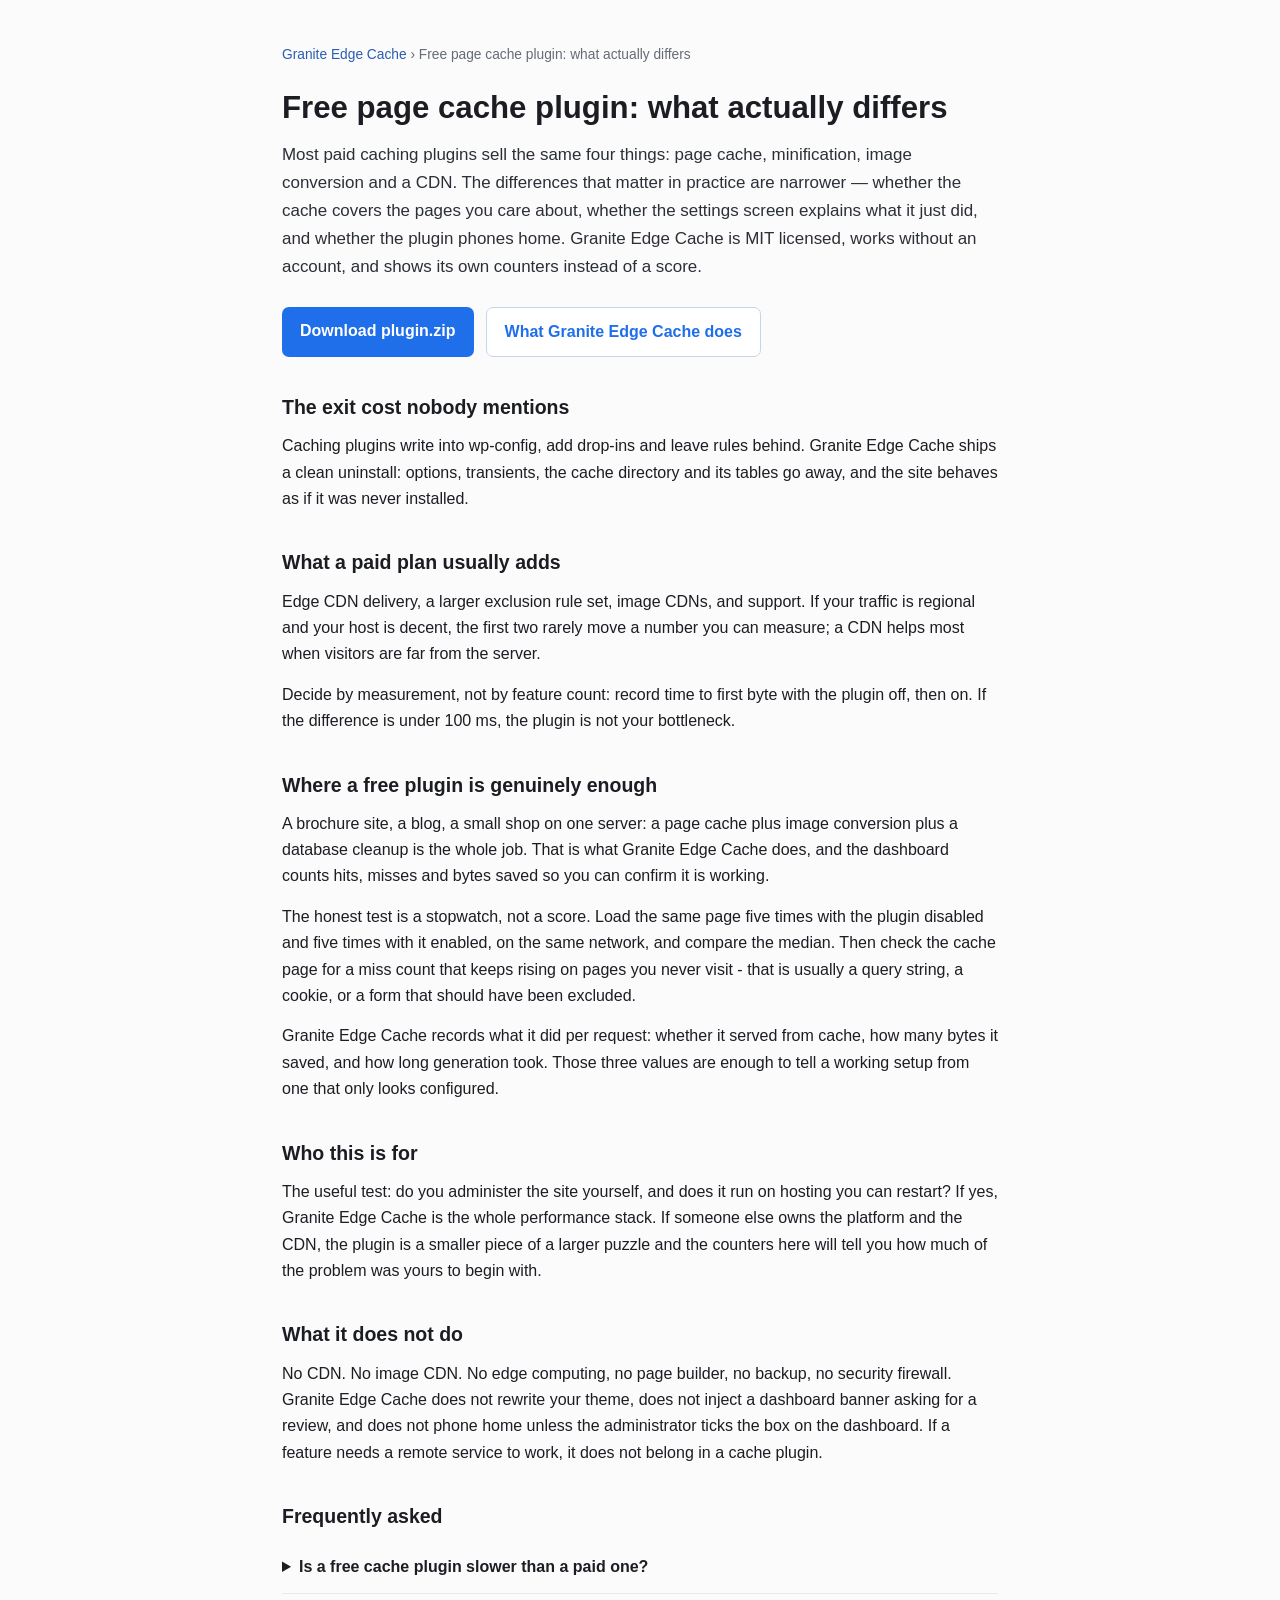
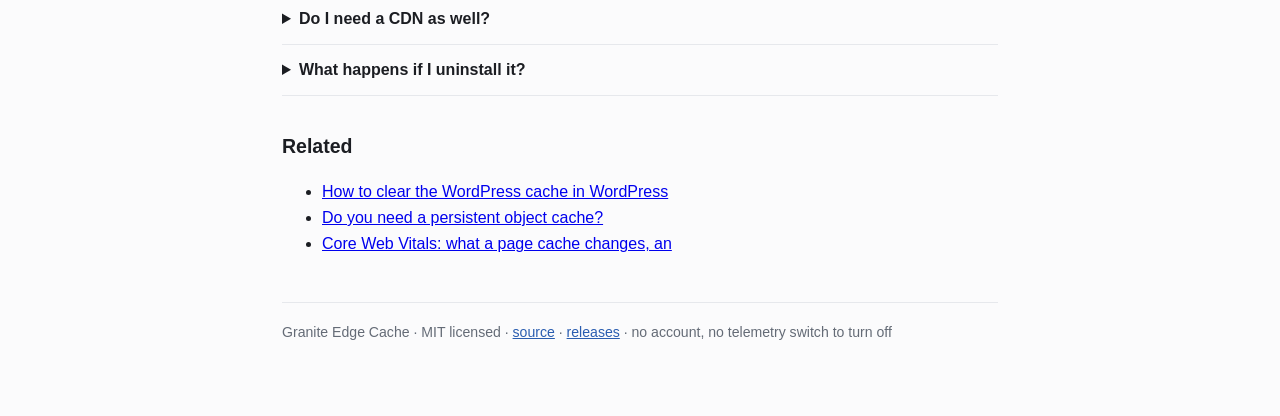
<file: docs/cache-plugin-comparison.html>
<!doctype html><html lang="en"><head><meta charset="utf-8"><meta name="viewport" content="width=device-width,initial-scale=1"><title>A free page cache plugin compared: what you get, what you pay for</title><meta name="description" content="Most paid caching plugins sell the same four things: page cache, minification, image conversion and a CDN. The differences that matter in practice are"><link rel="canonical" href="https://awarenessbrecrack.github.io/granite-edge-cache/"><style>*{box-sizing:border-box}body{margin:0;font:16px/1.65 -apple-system,BlinkMacSystemFont,"Segoe UI",Roboto,sans-serif;color:#1b1d22;background:#fbfbfc}
.wrap{max-width:760px;margin:0 auto;padding:44px 22px 72px}h1{font-size:1.95rem;line-height:1.22;margin:0 0 14px}
h2{font-size:1.22rem;margin:34px 0 10px}p{margin:0 0 14px}nav.crumb{font-size:.86rem;color:#646b76;margin-bottom:22px}
nav.crumb a{color:#2a5db0;text-decoration:none}.lead{font-size:1.06rem;color:#2b2f36}
.cta{display:flex;gap:12px;flex-wrap:wrap;margin:26px 0 8px}.btn{display:inline-block;padding:11px 18px;border-radius:7px;background:#1f6feb;color:#fff;text-decoration:none;font-weight:600}
.btn.ghost{background:#fff;color:#1f6feb;border:1px solid #c7d5ea}pre{background:#11151c;color:#e6edf3;padding:14px 16px;border-radius:8px;overflow:auto;font-size:.86rem}
table{border-collapse:collapse;width:100%;font-size:.93rem}th,td{border-bottom:1px solid #e6e8ec;padding:8px 6px;text-align:left;vertical-align:top}
details{border-bottom:1px solid #e6e8ec;padding:12px 0}summary{font-weight:600;cursor:pointer}
footer{margin-top:44px;padding-top:18px;border-top:1px solid #e6e8ec;font-size:.88rem;color:#646b76}
footer a{color:#2a5db0}</style><script type="application/ld+json">{"@context": "https://schema.org", "@type": "FAQPage", "mainEntity": [{"@type": "Question", "name": "Is a free cache plugin slower than a paid one?", "acceptedAnswer": {"@type": "Answer", "text": "The cache itself is the same idea; what differs is polish and add-ons. Measure TTFB before and after \u2014 that number decides, not the price."}}, {"@type": "Question", "name": "Do I need a CDN as well?", "acceptedAnswer": {"@type": "Answer", "text": "Only if your visitors are geographically far from the server or your host throttles. A page cache on the origin fixes render time; a CDN fixes distance."}}, {"@type": "Question", "name": "What happens if I uninstall it?", "acceptedAnswer": {"@type": "Answer", "text": "{name} removes its options, transients, cache directory and tables. No drop-in is left behind."}}]}</script></head><body><div class="wrap"><nav class="crumb"><a href="https://awarenessbrecrack.github.io/granite-edge-cache/">Granite Edge Cache</a> › Free page cache plugin: what actually differs</nav><h1>Free page cache plugin: what actually differs</h1><p class="lead">Most paid caching plugins sell the same four things: page cache, minification, image conversion and a CDN. The differences that matter in practice are narrower — whether the cache covers the pages you care about, whether the settings screen explains what it just did, and whether the plugin phones home. Granite Edge Cache is MIT licensed, works without an account, and shows its own counters instead of a score.</p><div class="cta"><a class="btn" href="https://github.com/Awarenessbrecrack/granite-edge-cache/releases/latest/download/plugin.zip">Download plugin.zip</a><a class="btn ghost" href="https://awarenessbrecrack.github.io/granite-edge-cache/">What Granite Edge Cache does</a></div><h2>The exit cost nobody mentions</h2><p>Caching plugins write into wp-config, add drop-ins and leave rules behind. Granite Edge Cache ships a clean uninstall: options, transients, the cache directory and its tables go away, and the site behaves as if it was never installed.</p><h2>What a paid plan usually adds</h2><p>Edge CDN delivery, a larger exclusion rule set, image CDNs, and support. If your traffic is regional and your host is decent, the first two rarely move a number you can measure; a CDN helps most when visitors are far from the server.</p><p>Decide by measurement, not by feature count: record time to first byte with the plugin off, then on. If the difference is under 100 ms, the plugin is not your bottleneck.</p><h2>Where a free plugin is genuinely enough</h2><p>A brochure site, a blog, a small shop on one server: a page cache plus image conversion plus a database cleanup is the whole job. That is what Granite Edge Cache does, and the dashboard counts hits, misses and bytes saved so you can confirm it is working.</p><p>The honest test is a stopwatch, not a score. Load the same page five times with the plugin disabled and five times with it enabled, on the same network, and compare the median. Then check the cache page for a miss count that keeps rising on pages you never visit - that is usually a query string, a cookie, or a form that should have been excluded.</p><p>Granite Edge Cache records what it did per request: whether it served from cache, how many bytes it saved, and how long generation took. Those three values are enough to tell a working setup from one that only looks configured.</p><h2>Who this is for</h2><p>The useful test: do you administer the site yourself, and does it run on hosting you can restart? If yes, Granite Edge Cache is the whole performance stack. If someone else owns the platform and the CDN, the plugin is a smaller piece of a larger puzzle and the counters here will tell you how much of the problem was yours to begin with.</p><h2>What it does not do</h2><p>No CDN. No image CDN. No edge computing, no page builder, no backup, no security firewall. Granite Edge Cache does not rewrite your theme, does not inject a dashboard banner asking for a review, and does not phone home unless the administrator ticks the box on the dashboard. If a feature needs a remote service to work, it does not belong in a cache plugin.</p><h2>Frequently asked</h2><details><summary>Is a free cache plugin slower than a paid one?</summary><p>The cache itself is the same idea; what differs is polish and add-ons. Measure TTFB before and after — that number decides, not the price.</p></details><details><summary>Do I need a CDN as well?</summary><p>Only if your visitors are geographically far from the server or your host throttles. A page cache on the origin fixes render time; a CDN fixes distance.</p></details><details><summary>What happens if I uninstall it?</summary><p>Granite Edge Cache removes its options, transients, cache directory and tables. No drop-in is left behind.</p></details><h2>Related</h2><ul><li><a href="https://awarenessbrecrack.github.io/granite-edge-cache/how-to.html">How to clear the WordPress cache in WordPress</a></li><li><a href="https://awarenessbrecrack.github.io/granite-edge-cache/object-cache.html">Do you need a persistent object cache?</a></li><li><a href="https://awarenessbrecrack.github.io/granite-edge-cache/core-web-vitals.html">Core Web Vitals: what a page cache changes, an</a></li></ul><footer>Granite Edge Cache · MIT licensed · <a href="https://github.com/Awarenessbrecrack/granite-edge-cache">source</a> · <a href="https://github.com/Awarenessbrecrack/granite-edge-cache/releases/latest">releases</a> · no account, no telemetry switch to turn off</footer></div></body></html>
</file>
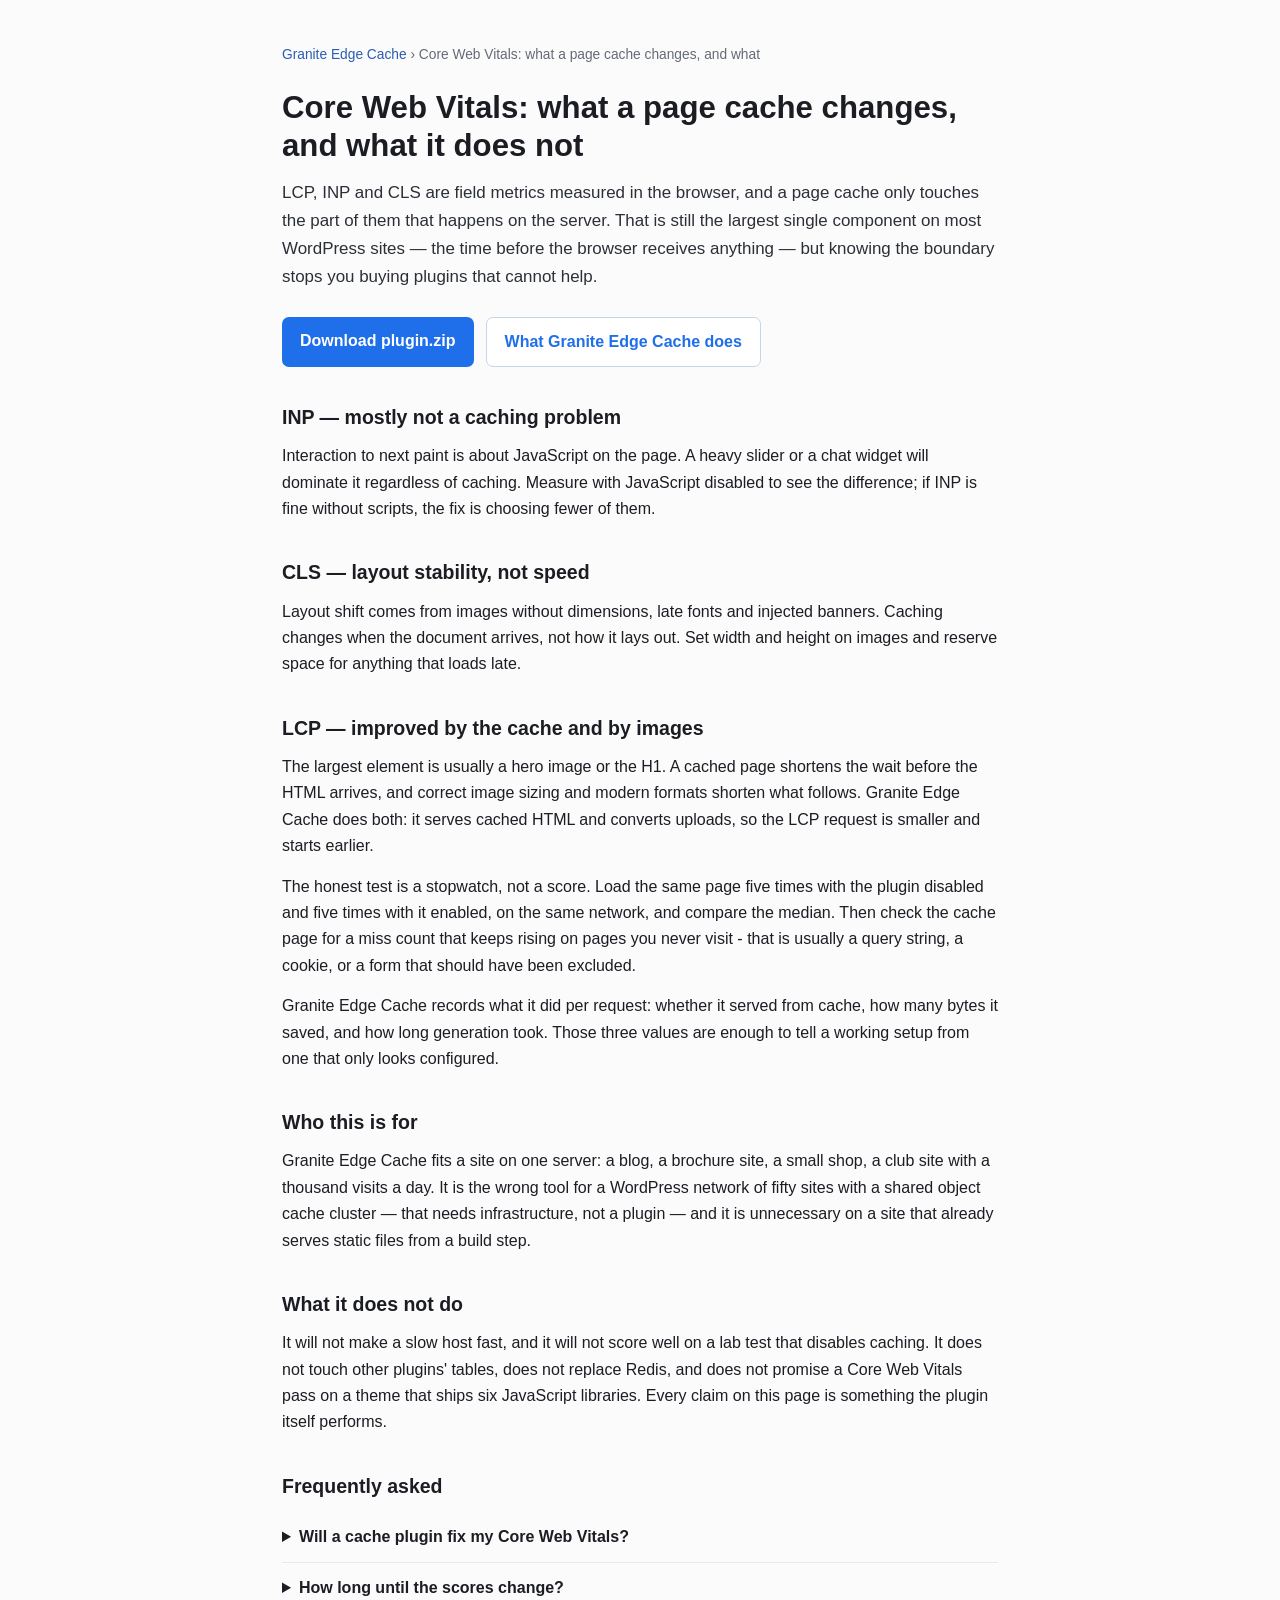
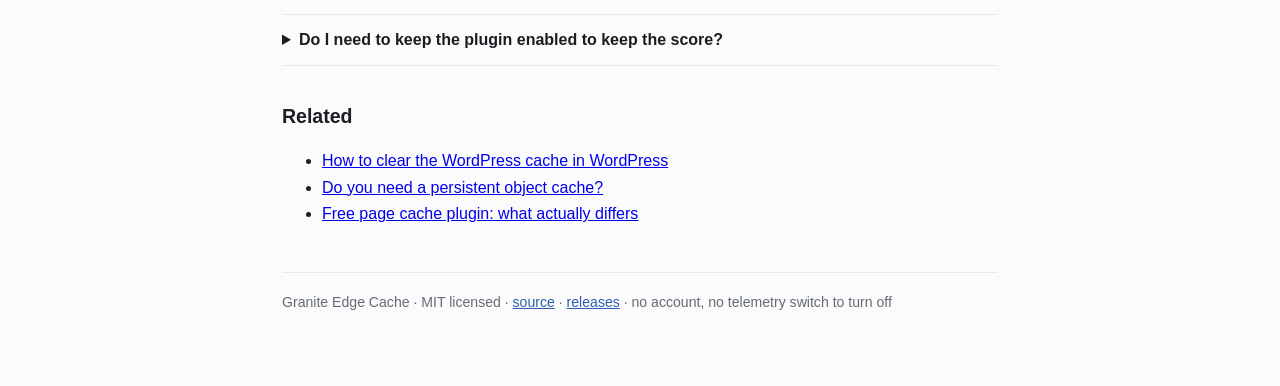
<file: docs/core-web-vitals.html>
<!doctype html><html lang="en"><head><meta charset="utf-8"><meta name="viewport" content="width=device-width,initial-scale=1"><title>Core Web Vitals and caching: which metric a cache actually moves</title><meta name="description" content="LCP, INP and CLS are field metrics measured in the browser, and a page cache only touches the part of them that happens on the server. That is still t"><link rel="canonical" href="https://awarenessbrecrack.github.io/granite-edge-cache/"><style>*{box-sizing:border-box}body{margin:0;font:16px/1.65 -apple-system,BlinkMacSystemFont,"Segoe UI",Roboto,sans-serif;color:#1b1d22;background:#fbfbfc}
.wrap{max-width:760px;margin:0 auto;padding:44px 22px 72px}h1{font-size:1.95rem;line-height:1.22;margin:0 0 14px}
h2{font-size:1.22rem;margin:34px 0 10px}p{margin:0 0 14px}nav.crumb{font-size:.86rem;color:#646b76;margin-bottom:22px}
nav.crumb a{color:#2a5db0;text-decoration:none}.lead{font-size:1.06rem;color:#2b2f36}
.cta{display:flex;gap:12px;flex-wrap:wrap;margin:26px 0 8px}.btn{display:inline-block;padding:11px 18px;border-radius:7px;background:#1f6feb;color:#fff;text-decoration:none;font-weight:600}
.btn.ghost{background:#fff;color:#1f6feb;border:1px solid #c7d5ea}pre{background:#11151c;color:#e6edf3;padding:14px 16px;border-radius:8px;overflow:auto;font-size:.86rem}
table{border-collapse:collapse;width:100%;font-size:.93rem}th,td{border-bottom:1px solid #e6e8ec;padding:8px 6px;text-align:left;vertical-align:top}
details{border-bottom:1px solid #e6e8ec;padding:12px 0}summary{font-weight:600;cursor:pointer}
footer{margin-top:44px;padding-top:18px;border-top:1px solid #e6e8ec;font-size:.88rem;color:#646b76}
footer a{color:#2a5db0}</style><script type="application/ld+json">{"@context": "https://schema.org", "@type": "FAQPage", "mainEntity": [{"@type": "Question", "name": "Will a cache plugin fix my Core Web Vitals?", "acceptedAnswer": {"@type": "Answer", "text": "It reliably improves LCP by shortening server time and reducing image bytes. INP and CLS depend on your theme and scripts."}}, {"@type": "Question", "name": "How long until the scores change?", "acceptedAnswer": {"@type": "Answer", "text": "Field data lags by up to 28 days because it averages real visits. Lab tools change immediately."}}, {"@type": "Question", "name": "Do I need to keep the plugin enabled to keep the score?", "acceptedAnswer": {"@type": "Answer", "text": "Yes \u2014 the cached HTML is what the measurement saw. Disabling it returns the site to per-request rendering."}}]}</script></head><body><div class="wrap"><nav class="crumb"><a href="https://awarenessbrecrack.github.io/granite-edge-cache/">Granite Edge Cache</a> › Core Web Vitals: what a page cache changes, and what</nav><h1>Core Web Vitals: what a page cache changes, and what it does not</h1><p class="lead">LCP, INP and CLS are field metrics measured in the browser, and a page cache only touches the part of them that happens on the server. That is still the largest single component on most WordPress sites — the time before the browser receives anything — but knowing the boundary stops you buying plugins that cannot help.</p><div class="cta"><a class="btn" href="https://github.com/Awarenessbrecrack/granite-edge-cache/releases/latest/download/plugin.zip">Download plugin.zip</a><a class="btn ghost" href="https://awarenessbrecrack.github.io/granite-edge-cache/">What Granite Edge Cache does</a></div><h2>INP — mostly not a caching problem</h2><p>Interaction to next paint is about JavaScript on the page. A heavy slider or a chat widget will dominate it regardless of caching. Measure with JavaScript disabled to see the difference; if INP is fine without scripts, the fix is choosing fewer of them.</p><h2>CLS — layout stability, not speed</h2><p>Layout shift comes from images without dimensions, late fonts and injected banners. Caching changes when the document arrives, not how it lays out. Set width and height on images and reserve space for anything that loads late.</p><h2>LCP — improved by the cache and by images</h2><p>The largest element is usually a hero image or the H1. A cached page shortens the wait before the HTML arrives, and correct image sizing and modern formats shorten what follows. Granite Edge Cache does both: it serves cached HTML and converts uploads, so the LCP request is smaller and starts earlier.</p><p>The honest test is a stopwatch, not a score. Load the same page five times with the plugin disabled and five times with it enabled, on the same network, and compare the median. Then check the cache page for a miss count that keeps rising on pages you never visit - that is usually a query string, a cookie, or a form that should have been excluded.</p><p>Granite Edge Cache records what it did per request: whether it served from cache, how many bytes it saved, and how long generation took. Those three values are enough to tell a working setup from one that only looks configured.</p><h2>Who this is for</h2><p>Granite Edge Cache fits a site on one server: a blog, a brochure site, a small shop, a club site with a thousand visits a day. It is the wrong tool for a WordPress network of fifty sites with a shared object cache cluster — that needs infrastructure, not a plugin — and it is unnecessary on a site that already serves static files from a build step.</p><h2>What it does not do</h2><p>It will not make a slow host fast, and it will not score well on a lab test that disables caching. It does not touch other plugins' tables, does not replace Redis, and does not promise a Core Web Vitals pass on a theme that ships six JavaScript libraries. Every claim on this page is something the plugin itself performs.</p><h2>Frequently asked</h2><details><summary>Will a cache plugin fix my Core Web Vitals?</summary><p>It reliably improves LCP by shortening server time and reducing image bytes. INP and CLS depend on your theme and scripts.</p></details><details><summary>How long until the scores change?</summary><p>Field data lags by up to 28 days because it averages real visits. Lab tools change immediately.</p></details><details><summary>Do I need to keep the plugin enabled to keep the score?</summary><p>Yes — the cached HTML is what the measurement saw. Disabling it returns the site to per-request rendering.</p></details><h2>Related</h2><ul><li><a href="https://awarenessbrecrack.github.io/granite-edge-cache/how-to.html">How to clear the WordPress cache in WordPress</a></li><li><a href="https://awarenessbrecrack.github.io/granite-edge-cache/object-cache.html">Do you need a persistent object cache?</a></li><li><a href="https://awarenessbrecrack.github.io/granite-edge-cache/cache-plugin-comparison.html">Free page cache plugin: what actually differs</a></li></ul><footer>Granite Edge Cache · MIT licensed · <a href="https://github.com/Awarenessbrecrack/granite-edge-cache">source</a> · <a href="https://github.com/Awarenessbrecrack/granite-edge-cache/releases/latest">releases</a> · no account, no telemetry switch to turn off</footer></div></body></html>
</file>
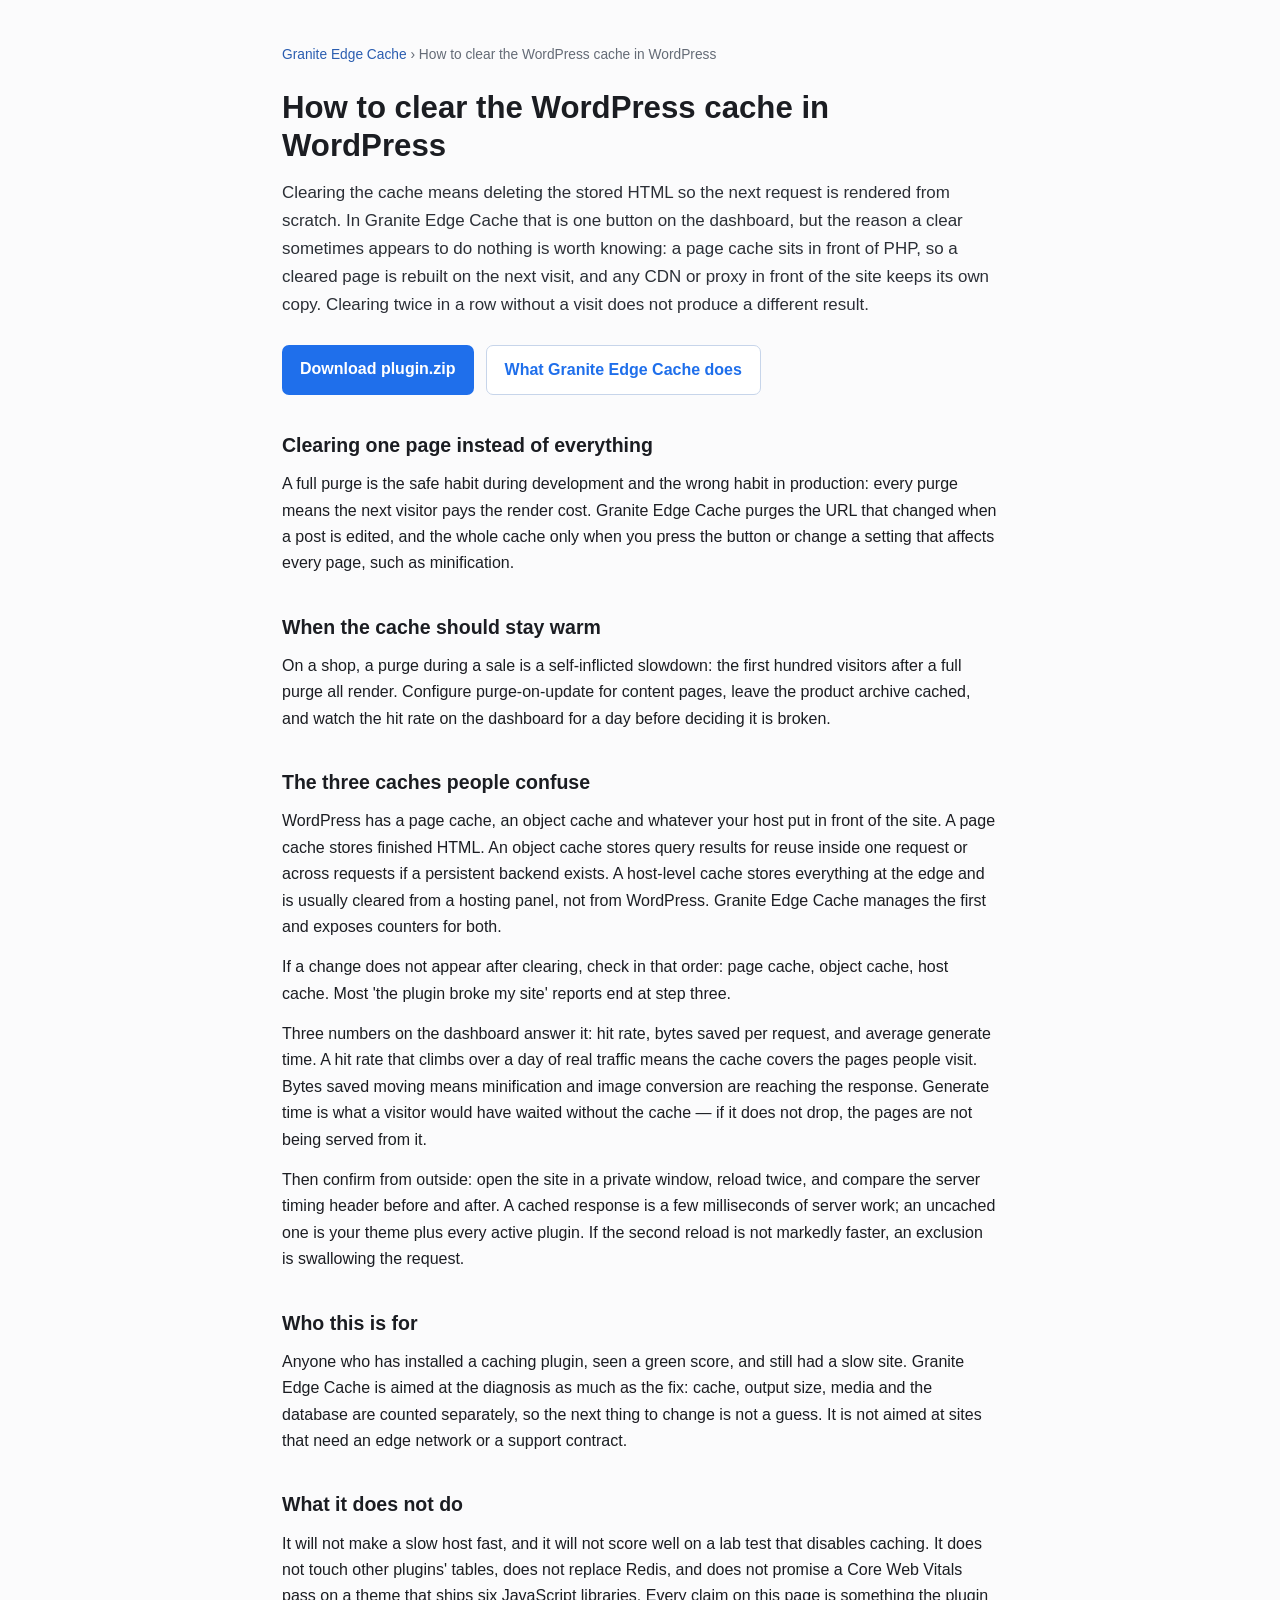
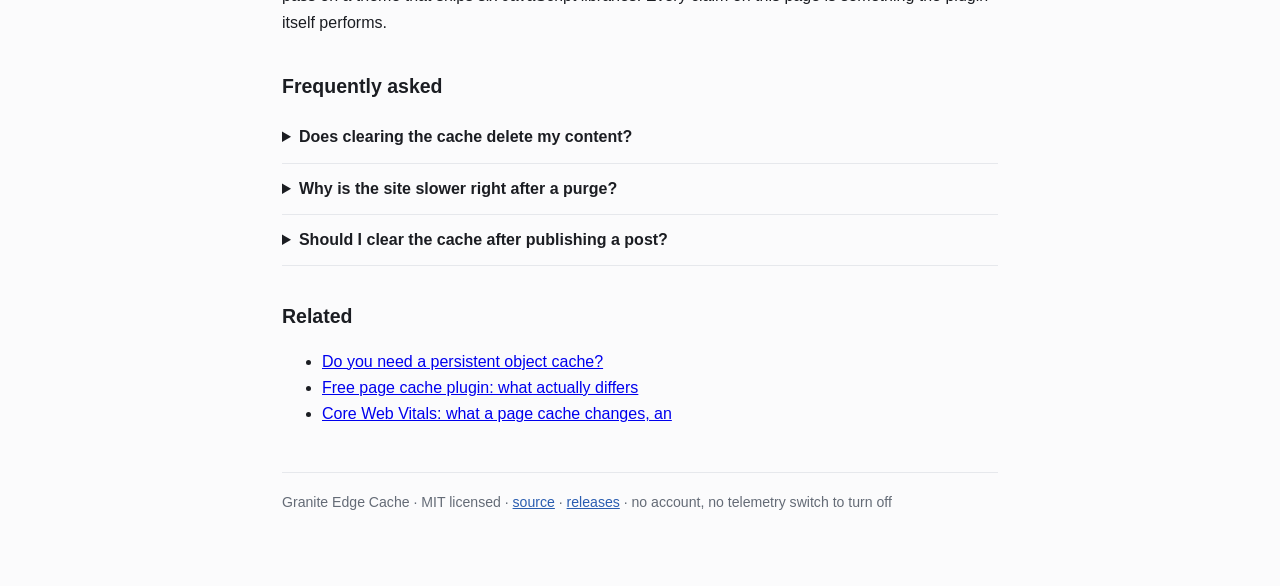
<file: docs/how-to.html>
<!doctype html><html lang="en"><head><meta charset="utf-8"><meta name="viewport" content="width=device-width,initial-scale=1"><title>How to clear the WordPress cache (and why the button sometimes does nothing)</title><meta name="description" content="Clearing the cache means deleting the stored HTML so the next request is rendered from scratch. In Granite Edge Cache that is one button on the dashbo"><link rel="canonical" href="https://awarenessbrecrack.github.io/granite-edge-cache/"><style>*{box-sizing:border-box}body{margin:0;font:16px/1.65 -apple-system,BlinkMacSystemFont,"Segoe UI",Roboto,sans-serif;color:#1b1d22;background:#fbfbfc}
.wrap{max-width:760px;margin:0 auto;padding:44px 22px 72px}h1{font-size:1.95rem;line-height:1.22;margin:0 0 14px}
h2{font-size:1.22rem;margin:34px 0 10px}p{margin:0 0 14px}nav.crumb{font-size:.86rem;color:#646b76;margin-bottom:22px}
nav.crumb a{color:#2a5db0;text-decoration:none}.lead{font-size:1.06rem;color:#2b2f36}
.cta{display:flex;gap:12px;flex-wrap:wrap;margin:26px 0 8px}.btn{display:inline-block;padding:11px 18px;border-radius:7px;background:#1f6feb;color:#fff;text-decoration:none;font-weight:600}
.btn.ghost{background:#fff;color:#1f6feb;border:1px solid #c7d5ea}pre{background:#11151c;color:#e6edf3;padding:14px 16px;border-radius:8px;overflow:auto;font-size:.86rem}
table{border-collapse:collapse;width:100%;font-size:.93rem}th,td{border-bottom:1px solid #e6e8ec;padding:8px 6px;text-align:left;vertical-align:top}
details{border-bottom:1px solid #e6e8ec;padding:12px 0}summary{font-weight:600;cursor:pointer}
footer{margin-top:44px;padding-top:18px;border-top:1px solid #e6e8ec;font-size:.88rem;color:#646b76}
footer a{color:#2a5db0}</style><script type="application/ld+json">{"@context": "https://schema.org", "@type": "FAQPage", "mainEntity": [{"@type": "Question", "name": "Does clearing the cache delete my content?", "acceptedAnswer": {"@type": "Answer", "text": "No. It deletes generated HTML and stored counters. Posts, pages, media and settings are untouched; the next request regenerates the page."}}, {"@type": "Question", "name": "Why is the site slower right after a purge?", "acceptedAnswer": {"@type": "Answer", "text": "Every cached page has to be rendered again. The first visitors after a purge pay that cost; the hit rate recovers as pages are visited."}}, {"@type": "Question", "name": "Should I clear the cache after publishing a post?", "acceptedAnswer": {"@type": "Answer", "text": "{name} purges the affected URL automatically on save, so a manual purge is only needed after changing a global setting."}}]}</script></head><body><div class="wrap"><nav class="crumb"><a href="https://awarenessbrecrack.github.io/granite-edge-cache/">Granite Edge Cache</a> › How to clear the WordPress cache in WordPress</nav><h1>How to clear the WordPress cache in WordPress</h1><p class="lead">Clearing the cache means deleting the stored HTML so the next request is rendered from scratch. In Granite Edge Cache that is one button on the dashboard, but the reason a clear sometimes appears to do nothing is worth knowing: a page cache sits in front of PHP, so a cleared page is rebuilt on the next visit, and any CDN or proxy in front of the site keeps its own copy. Clearing twice in a row without a visit does not produce a different result.</p><div class="cta"><a class="btn" href="https://github.com/Awarenessbrecrack/granite-edge-cache/releases/latest/download/plugin.zip">Download plugin.zip</a><a class="btn ghost" href="https://awarenessbrecrack.github.io/granite-edge-cache/">What Granite Edge Cache does</a></div><h2>Clearing one page instead of everything</h2><p>A full purge is the safe habit during development and the wrong habit in production: every purge means the next visitor pays the render cost. Granite Edge Cache purges the URL that changed when a post is edited, and the whole cache only when you press the button or change a setting that affects every page, such as minification.</p><h2>When the cache should stay warm</h2><p>On a shop, a purge during a sale is a self-inflicted slowdown: the first hundred visitors after a full purge all render. Configure purge-on-update for content pages, leave the product archive cached, and watch the hit rate on the dashboard for a day before deciding it is broken.</p><h2>The three caches people confuse</h2><p>WordPress has a page cache, an object cache and whatever your host put in front of the site. A page cache stores finished HTML. An object cache stores query results for reuse inside one request or across requests if a persistent backend exists. A host-level cache stores everything at the edge and is usually cleared from a hosting panel, not from WordPress. Granite Edge Cache manages the first and exposes counters for both.</p><p>If a change does not appear after clearing, check in that order: page cache, object cache, host cache. Most 'the plugin broke my site' reports end at step three.</p><p>Three numbers on the dashboard answer it: hit rate, bytes saved per request, and average generate time. A hit rate that climbs over a day of real traffic means the cache covers the pages people visit. Bytes saved moving means minification and image conversion are reaching the response. Generate time is what a visitor would have waited without the cache — if it does not drop, the pages are not being served from it.</p><p>Then confirm from outside: open the site in a private window, reload twice, and compare the server timing header before and after. A cached response is a few milliseconds of server work; an uncached one is your theme plus every active plugin. If the second reload is not markedly faster, an exclusion is swallowing the request.</p><h2>Who this is for</h2><p>Anyone who has installed a caching plugin, seen a green score, and still had a slow site. Granite Edge Cache is aimed at the diagnosis as much as the fix: cache, output size, media and the database are counted separately, so the next thing to change is not a guess. It is not aimed at sites that need an edge network or a support contract.</p><h2>What it does not do</h2><p>It will not make a slow host fast, and it will not score well on a lab test that disables caching. It does not touch other plugins' tables, does not replace Redis, and does not promise a Core Web Vitals pass on a theme that ships six JavaScript libraries. Every claim on this page is something the plugin itself performs.</p><h2>Frequently asked</h2><details><summary>Does clearing the cache delete my content?</summary><p>No. It deletes generated HTML and stored counters. Posts, pages, media and settings are untouched; the next request regenerates the page.</p></details><details><summary>Why is the site slower right after a purge?</summary><p>Every cached page has to be rendered again. The first visitors after a purge pay that cost; the hit rate recovers as pages are visited.</p></details><details><summary>Should I clear the cache after publishing a post?</summary><p>Granite Edge Cache purges the affected URL automatically on save, so a manual purge is only needed after changing a global setting.</p></details><h2>Related</h2><ul><li><a href="https://awarenessbrecrack.github.io/granite-edge-cache/object-cache.html">Do you need a persistent object cache?</a></li><li><a href="https://awarenessbrecrack.github.io/granite-edge-cache/cache-plugin-comparison.html">Free page cache plugin: what actually differs</a></li><li><a href="https://awarenessbrecrack.github.io/granite-edge-cache/core-web-vitals.html">Core Web Vitals: what a page cache changes, an</a></li></ul><footer>Granite Edge Cache · MIT licensed · <a href="https://github.com/Awarenessbrecrack/granite-edge-cache">source</a> · <a href="https://github.com/Awarenessbrecrack/granite-edge-cache/releases/latest">releases</a> · no account, no telemetry switch to turn off</footer></div></body></html>
</file>
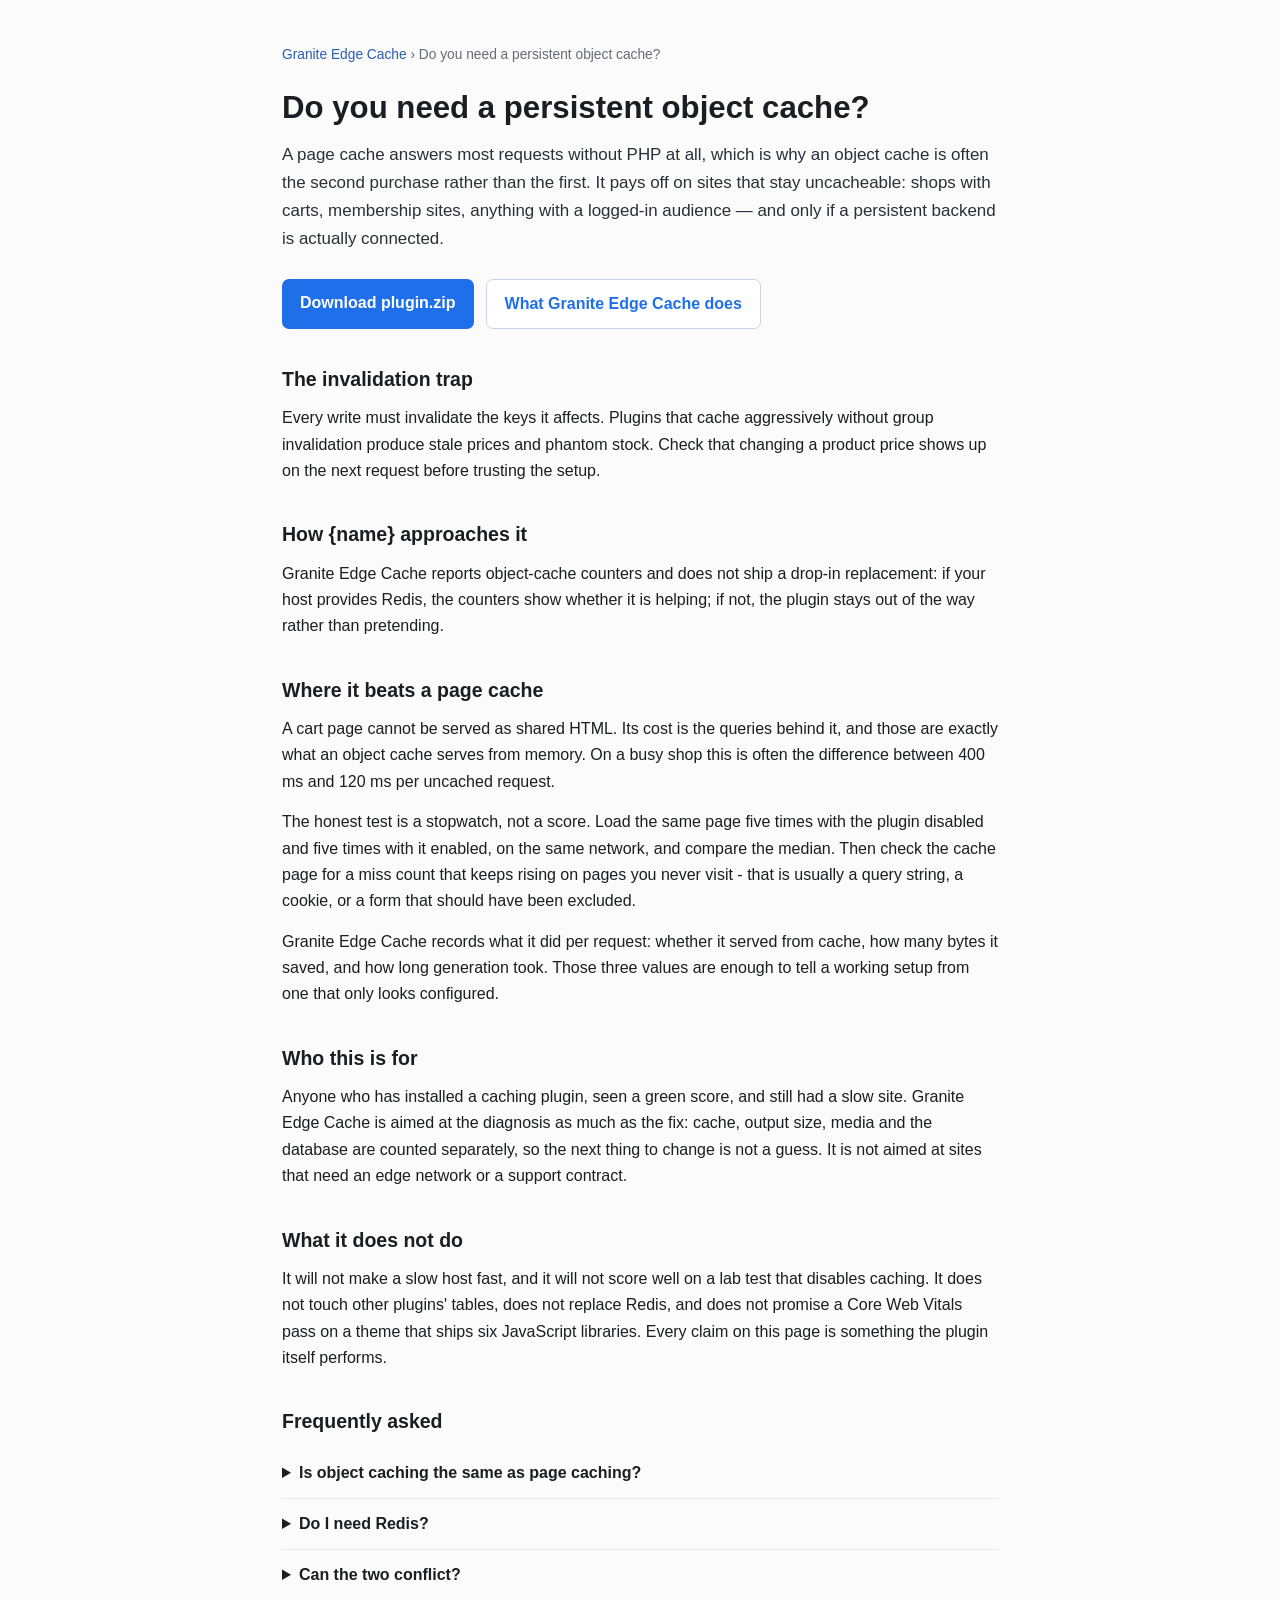
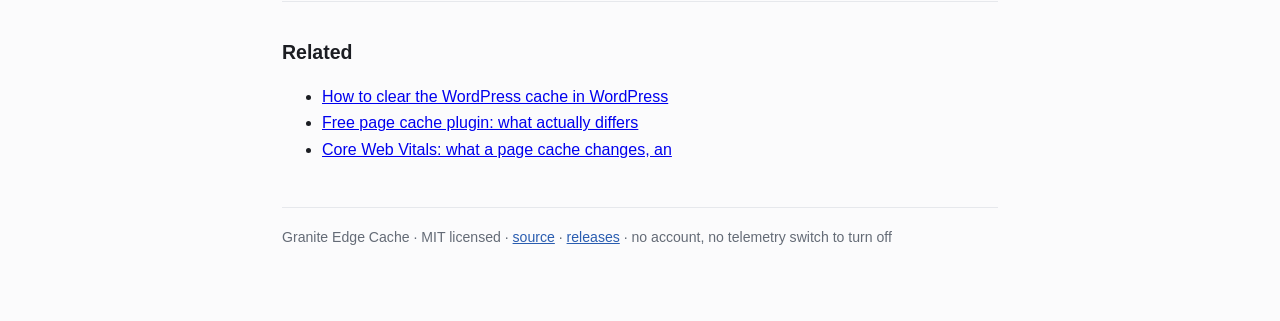
<file: docs/object-cache.html>
<!doctype html><html lang="en"><head><meta charset="utf-8"><meta name="viewport" content="width=device-width,initial-scale=1"><title>Object caching in WordPress: when it helps and when it silently does nothing</title><meta name="description" content="A page cache answers most requests without PHP at all, which is why an object cache is often the second purchase rather than the first. It pays off on"><link rel="canonical" href="https://awarenessbrecrack.github.io/granite-edge-cache/"><style>*{box-sizing:border-box}body{margin:0;font:16px/1.65 -apple-system,BlinkMacSystemFont,"Segoe UI",Roboto,sans-serif;color:#1b1d22;background:#fbfbfc}
.wrap{max-width:760px;margin:0 auto;padding:44px 22px 72px}h1{font-size:1.95rem;line-height:1.22;margin:0 0 14px}
h2{font-size:1.22rem;margin:34px 0 10px}p{margin:0 0 14px}nav.crumb{font-size:.86rem;color:#646b76;margin-bottom:22px}
nav.crumb a{color:#2a5db0;text-decoration:none}.lead{font-size:1.06rem;color:#2b2f36}
.cta{display:flex;gap:12px;flex-wrap:wrap;margin:26px 0 8px}.btn{display:inline-block;padding:11px 18px;border-radius:7px;background:#1f6feb;color:#fff;text-decoration:none;font-weight:600}
.btn.ghost{background:#fff;color:#1f6feb;border:1px solid #c7d5ea}pre{background:#11151c;color:#e6edf3;padding:14px 16px;border-radius:8px;overflow:auto;font-size:.86rem}
table{border-collapse:collapse;width:100%;font-size:.93rem}th,td{border-bottom:1px solid #e6e8ec;padding:8px 6px;text-align:left;vertical-align:top}
details{border-bottom:1px solid #e6e8ec;padding:12px 0}summary{font-weight:600;cursor:pointer}
footer{margin-top:44px;padding-top:18px;border-top:1px solid #e6e8ec;font-size:.88rem;color:#646b76}
footer a{color:#2a5db0}</style><script type="application/ld+json">{"@context": "https://schema.org", "@type": "FAQPage", "mainEntity": [{"@type": "Question", "name": "Is object caching the same as page caching?", "acceptedAnswer": {"@type": "Answer", "text": "No. Page caching stores finished HTML for anonymous visitors; object caching stores query results for any request, including logged-in ones."}}, {"@type": "Question", "name": "Do I need Redis?", "acceptedAnswer": {"@type": "Answer", "text": "For cross-request benefit, yes \u2014 or Memcached. In-process caching alone rarely changes a number you can measure."}}, {"@type": "Question", "name": "Can the two conflict?", "acceptedAnswer": {"@type": "Answer", "text": "They compose, but a page cache serving stale HTML can hide an object-cache invalidation bug. Test with the page cache off first."}}]}</script></head><body><div class="wrap"><nav class="crumb"><a href="https://awarenessbrecrack.github.io/granite-edge-cache/">Granite Edge Cache</a> › Do you need a persistent object cache?</nav><h1>Do you need a persistent object cache?</h1><p class="lead">A page cache answers most requests without PHP at all, which is why an object cache is often the second purchase rather than the first. It pays off on sites that stay uncacheable: shops with carts, membership sites, anything with a logged-in audience — and only if a persistent backend is actually connected.</p><div class="cta"><a class="btn" href="https://github.com/Awarenessbrecrack/granite-edge-cache/releases/latest/download/plugin.zip">Download plugin.zip</a><a class="btn ghost" href="https://awarenessbrecrack.github.io/granite-edge-cache/">What Granite Edge Cache does</a></div><h2>The invalidation trap</h2><p>Every write must invalidate the keys it affects. Plugins that cache aggressively without group invalidation produce stale prices and phantom stock. Check that changing a product price shows up on the next request before trusting the setup.</p><h2>How {name} approaches it</h2><p>Granite Edge Cache reports object-cache counters and does not ship a drop-in replacement: if your host provides Redis, the counters show whether it is helping; if not, the plugin stays out of the way rather than pretending.</p><h2>Where it beats a page cache</h2><p>A cart page cannot be served as shared HTML. Its cost is the queries behind it, and those are exactly what an object cache serves from memory. On a busy shop this is often the difference between 400 ms and 120 ms per uncached request.</p><p>The honest test is a stopwatch, not a score. Load the same page five times with the plugin disabled and five times with it enabled, on the same network, and compare the median. Then check the cache page for a miss count that keeps rising on pages you never visit - that is usually a query string, a cookie, or a form that should have been excluded.</p><p>Granite Edge Cache records what it did per request: whether it served from cache, how many bytes it saved, and how long generation took. Those three values are enough to tell a working setup from one that only looks configured.</p><h2>Who this is for</h2><p>Anyone who has installed a caching plugin, seen a green score, and still had a slow site. Granite Edge Cache is aimed at the diagnosis as much as the fix: cache, output size, media and the database are counted separately, so the next thing to change is not a guess. It is not aimed at sites that need an edge network or a support contract.</p><h2>What it does not do</h2><p>It will not make a slow host fast, and it will not score well on a lab test that disables caching. It does not touch other plugins' tables, does not replace Redis, and does not promise a Core Web Vitals pass on a theme that ships six JavaScript libraries. Every claim on this page is something the plugin itself performs.</p><h2>Frequently asked</h2><details><summary>Is object caching the same as page caching?</summary><p>No. Page caching stores finished HTML for anonymous visitors; object caching stores query results for any request, including logged-in ones.</p></details><details><summary>Do I need Redis?</summary><p>For cross-request benefit, yes — or Memcached. In-process caching alone rarely changes a number you can measure.</p></details><details><summary>Can the two conflict?</summary><p>They compose, but a page cache serving stale HTML can hide an object-cache invalidation bug. Test with the page cache off first.</p></details><h2>Related</h2><ul><li><a href="https://awarenessbrecrack.github.io/granite-edge-cache/how-to.html">How to clear the WordPress cache in WordPress</a></li><li><a href="https://awarenessbrecrack.github.io/granite-edge-cache/cache-plugin-comparison.html">Free page cache plugin: what actually differs</a></li><li><a href="https://awarenessbrecrack.github.io/granite-edge-cache/core-web-vitals.html">Core Web Vitals: what a page cache changes, an</a></li></ul><footer>Granite Edge Cache · MIT licensed · <a href="https://github.com/Awarenessbrecrack/granite-edge-cache">source</a> · <a href="https://github.com/Awarenessbrecrack/granite-edge-cache/releases/latest">releases</a> · no account, no telemetry switch to turn off</footer></div></body></html>
</file>
